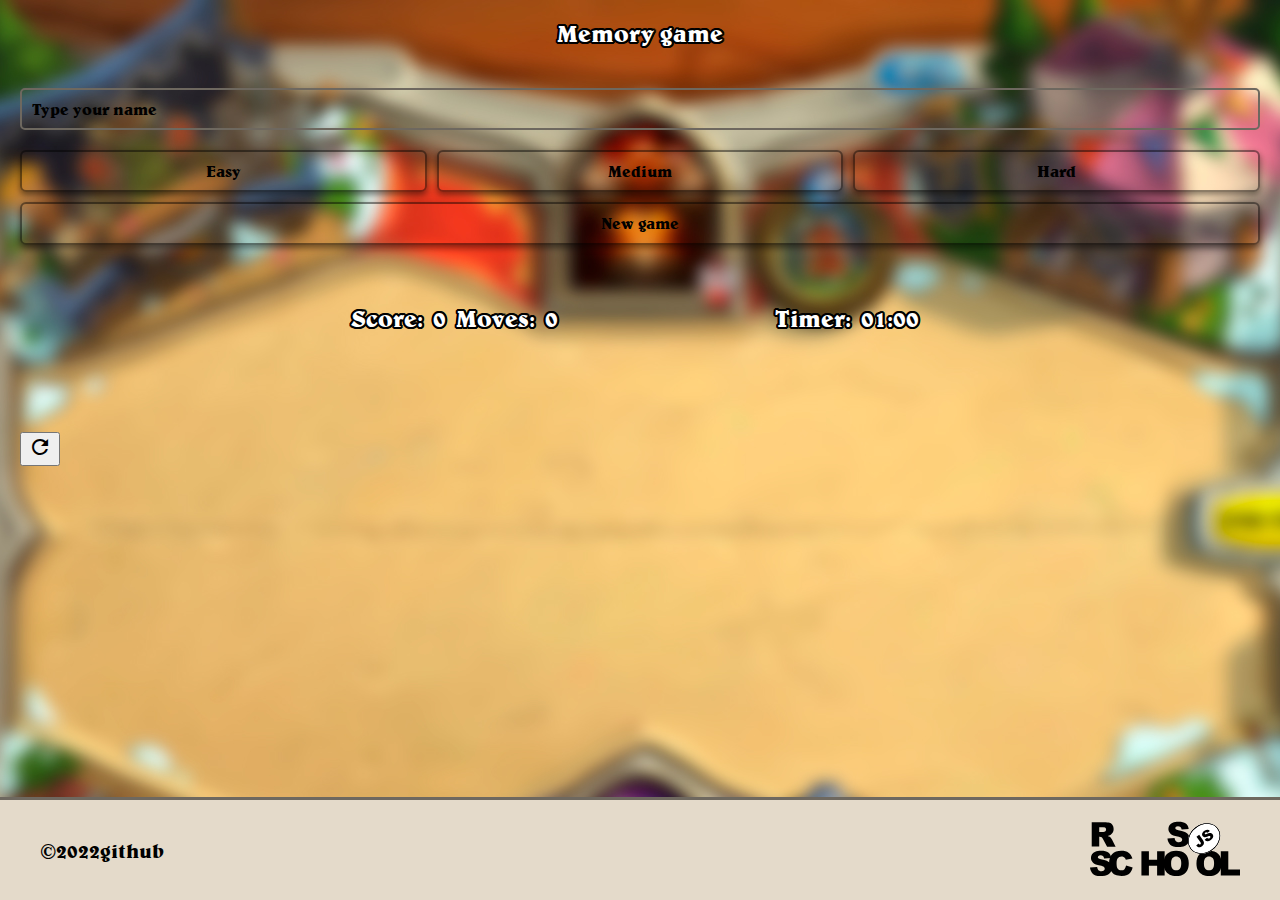
<file: memory-game/index.html>
<!DOCTYPE html>
<html lang="en">
<head>
  <meta charset="UTF-8">
  <meta http-equiv="X-UA-Compatible" content="IE=edge">
  <meta name="viewport" content="width=device-width, initial-scale=1.0">
  <title>Memory-game</title>
  <link rel="shortcut icon" href="./assets/img/favicon.ico" type="image/x-icon">
  <link href="https://fonts.googleapis.com/icon?family=Material+Icons" rel="stylesheet">
  <link rel="stylesheet" href="./styles/normalize.css">
  <link rel="stylesheet" href="./styles/style.css">
</head>
<body>
  <div class="wrapper">
    <header class="header">
      <div class="header-wrapper container">
        <a href="https://rolling-scopes-school.github.io/makrakvladislav-JSFEPRESCHOOL/memory-game/" class="header__logo">
          <h1>Memory game</h1>
        </a>
    </header>
  
    <main class="main container">

      <div class="game-menu">
        <div class="game-menu__left">
          <div class="player-name">
            <input type="text" placeholder="Type your name">
          </div>
          <div class="grid-size">
            <button class="btn" data-grid-size="12">Easy</button>
            <button class="btn" data-grid-size="16">Medium</button>
            <button class="btn" data-grid-size="20">Hard</button>
          </div>
          <button class="btn start-game">New game</button>
        </div>
        <div class="game-menu__right">
          <table class="table-results">
          </table>
        </div>
      </div>
    

      <div class="game-info">
        <div class="game-info__left">
          <div class="score">Score: <span>0</span></div>
          <div class="moves">Moves: <span>0</span></div>
        </div>
        <div class="game-info__right">
          <div class="timer">Timer: <span class="time">01:00</span></div>
        </div>
      </div>

      <section class="grid">
        
      </section>

      <div class="game-end">
        <h2 class="game-end__title"></h2>
        <div class="game-end__score"></div>
        <div class="game-end__moves"></div>
        <button class="game-end__reset">
          <span class="material-icons">
            &#xe5d5;
          </span>
        </button>
      </div>
    </main>
  
    <footer class="footer">
      <div class="container">
        <div class="footer-wrapper">
          <div class="footer__item">
            <a class="github-link" href="https://github.com/makrakvladislav" target="_blank">
              <span>©</span><span>2022</span><span>github</span>
            </a>
          </div>
          <div class="footer__item">
            <a href="https://rs.school/js-stage0/" target="_blank">
              <img class="footer__logo" src="./assets/svg/rs-logo.svg" width="150" alt="RS">
            </a>
          </div>
        </div>
      </div>
    </footer>
  </div>

  <script src="./js/app.js"></script>
</body>
</html>
</file>
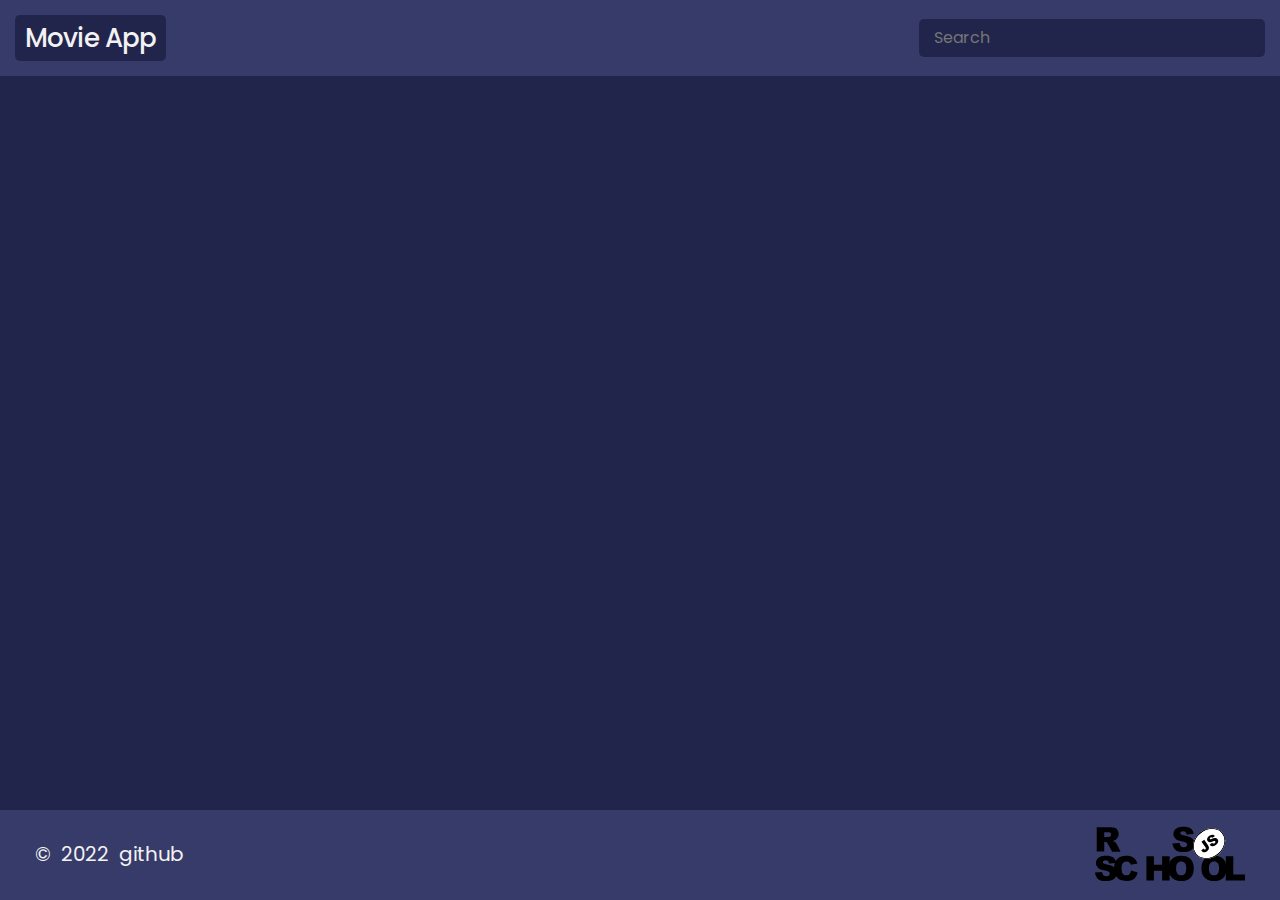
<file: movie-app/index.html>
<!DOCTYPE html>
<html lang="en">
  <head>
    <meta charset="UTF-8">
    <meta http-equiv="X-UA-Compatible" content="IE=edge">
    <meta name="viewport" content="width=device-width, initial-scale=1.0">
    <title>Movie-app</title>
    <link rel="shortcut icon" href="./assets/img/favicon.ico" type="image/x-icon">
    <link href="https://fonts.googleapis.com/icon?family=Material+Icons" rel="stylesheet">
    <link rel="preconnect" href="https://fonts.googleapis.com">
    <link rel="preconnect" href="https://fonts.gstatic.com" crossorigin>
    <link href="https://fonts.googleapis.com/css2?family=Poppins:ital,wght@0,200;0,400;0,600;0,700;0,900;1,600;1,900&display=swap" rel="stylesheet">
    <link rel="stylesheet" href="./styles/normalize.css">
    <link rel="stylesheet" href="./styles/style.css">
  </head>
  <body>
    <div class="wrapper">
      <header class="header">
        <div class="header-wrapper container">
          <a href="/" class="header__logo">
            <h1>Movie App</h1>
          </a>
          <div class="header__search">
            <form id="search-form">
              <input type="search" id="search" class="search clearable" placeholder="Search"  autocomplete="off" autofocus>
            </form>
          </div> 
        </div>
      </header>

      <main class="main">     
        <!--
        <section class="poster">
          <h2 class="poster__title">1</h2>
          <p class="poster__description">
            2
          </p>
          <div class="poster__buttons">
            <a href="#" class="btn">link</a>
            <button class="btn">Trailer</button>
          </div>
        </section>
        -->   
        <div class="container movies__list"></div>
        <div class="overlay">
          <div class="overlay-content">
            
          </div>
          <div class="overlay-close">
            <span class="material-icons">
            clear
            </span>
          </div>
        </div>
      </main>
      
      <footer class="footer">
        <div class="container">
          <div class="footer-wrapper">
            <div class="footer__item">
              <a class="github-link" href="https://github.com/makrakvladislav" target="_blank">
                <span>©</span><span>2022</span><span>github</span>
              </a>
            </div>
            <div class="footer__item">
              <a href="https://rs.school/js-stage0/" target="_blank">
                <img class="footer__logo" src="./assets/svg/rs-logo.svg" width="150" alt="RS">
              </a>
            </div>
          </div>
        </div>
      </footer>
    </div>
    <script src="./js/app.js"></script>
  </body>
</html>
</file>
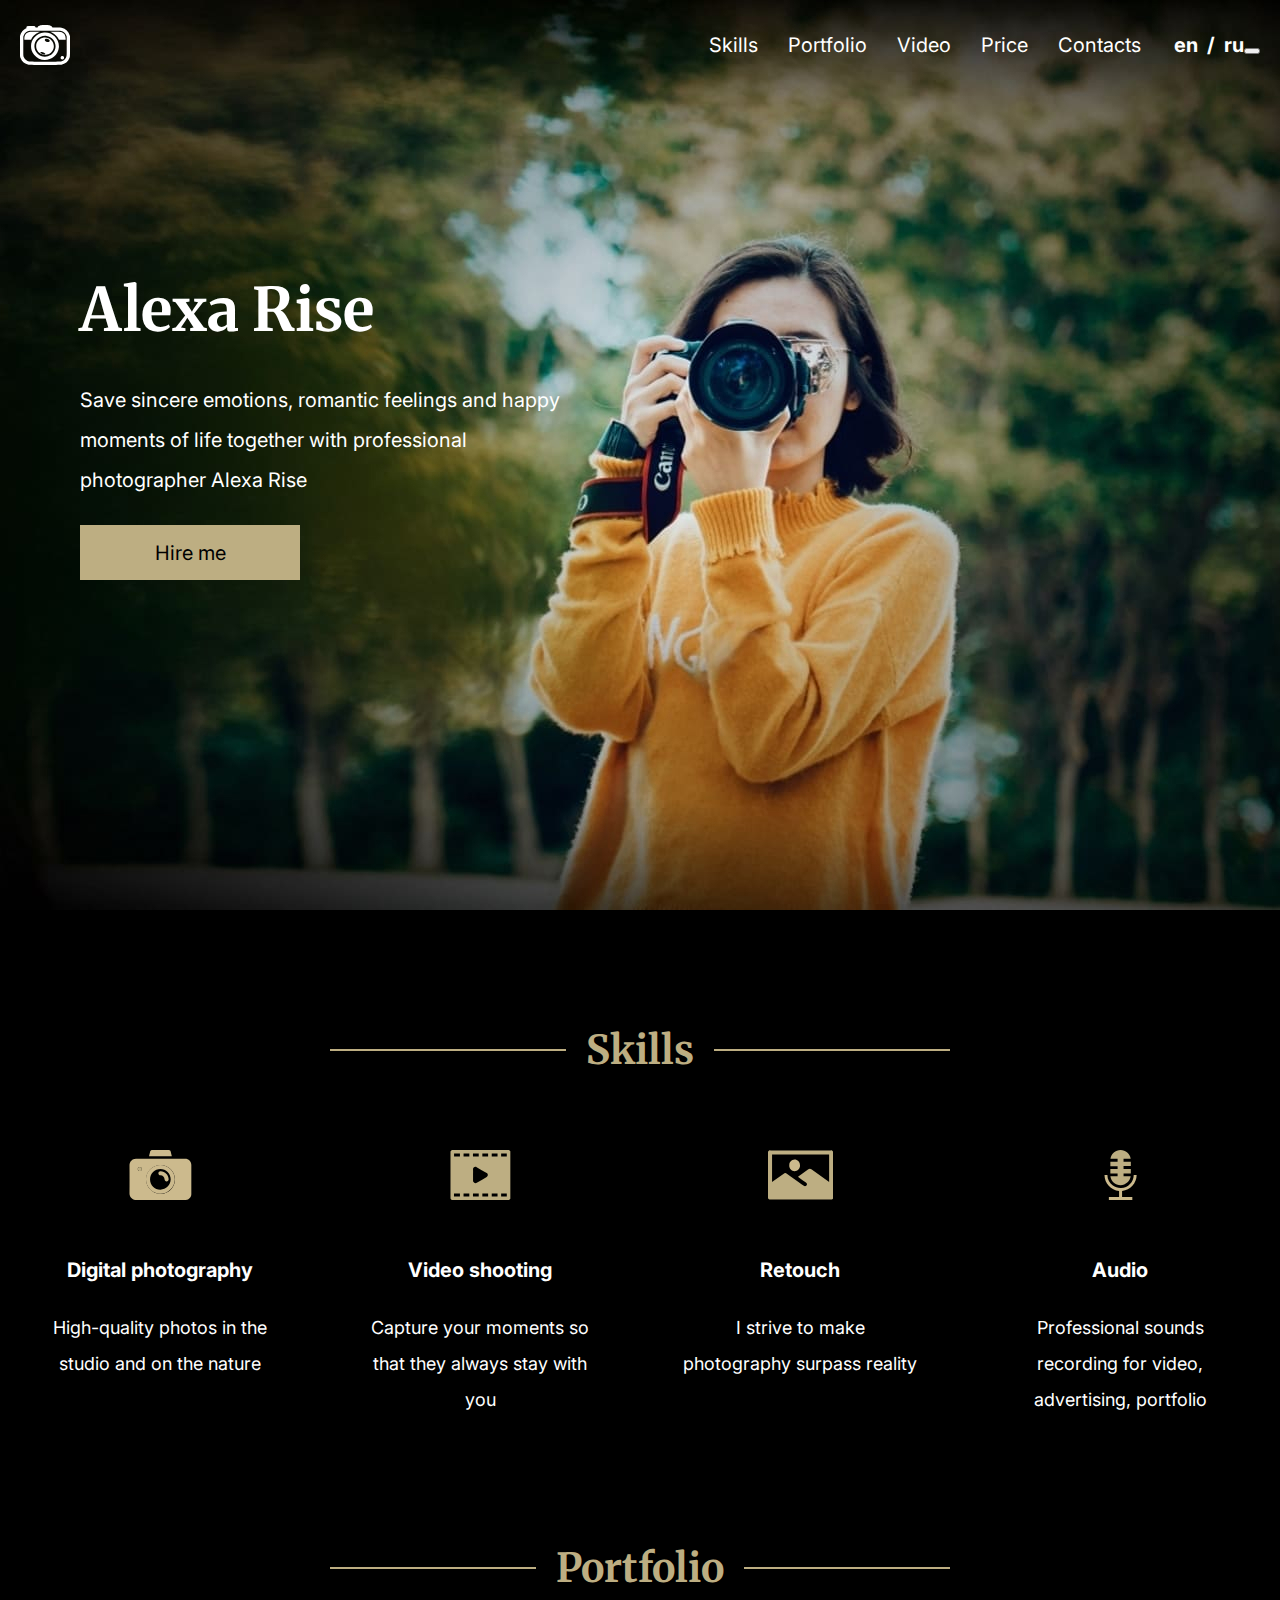
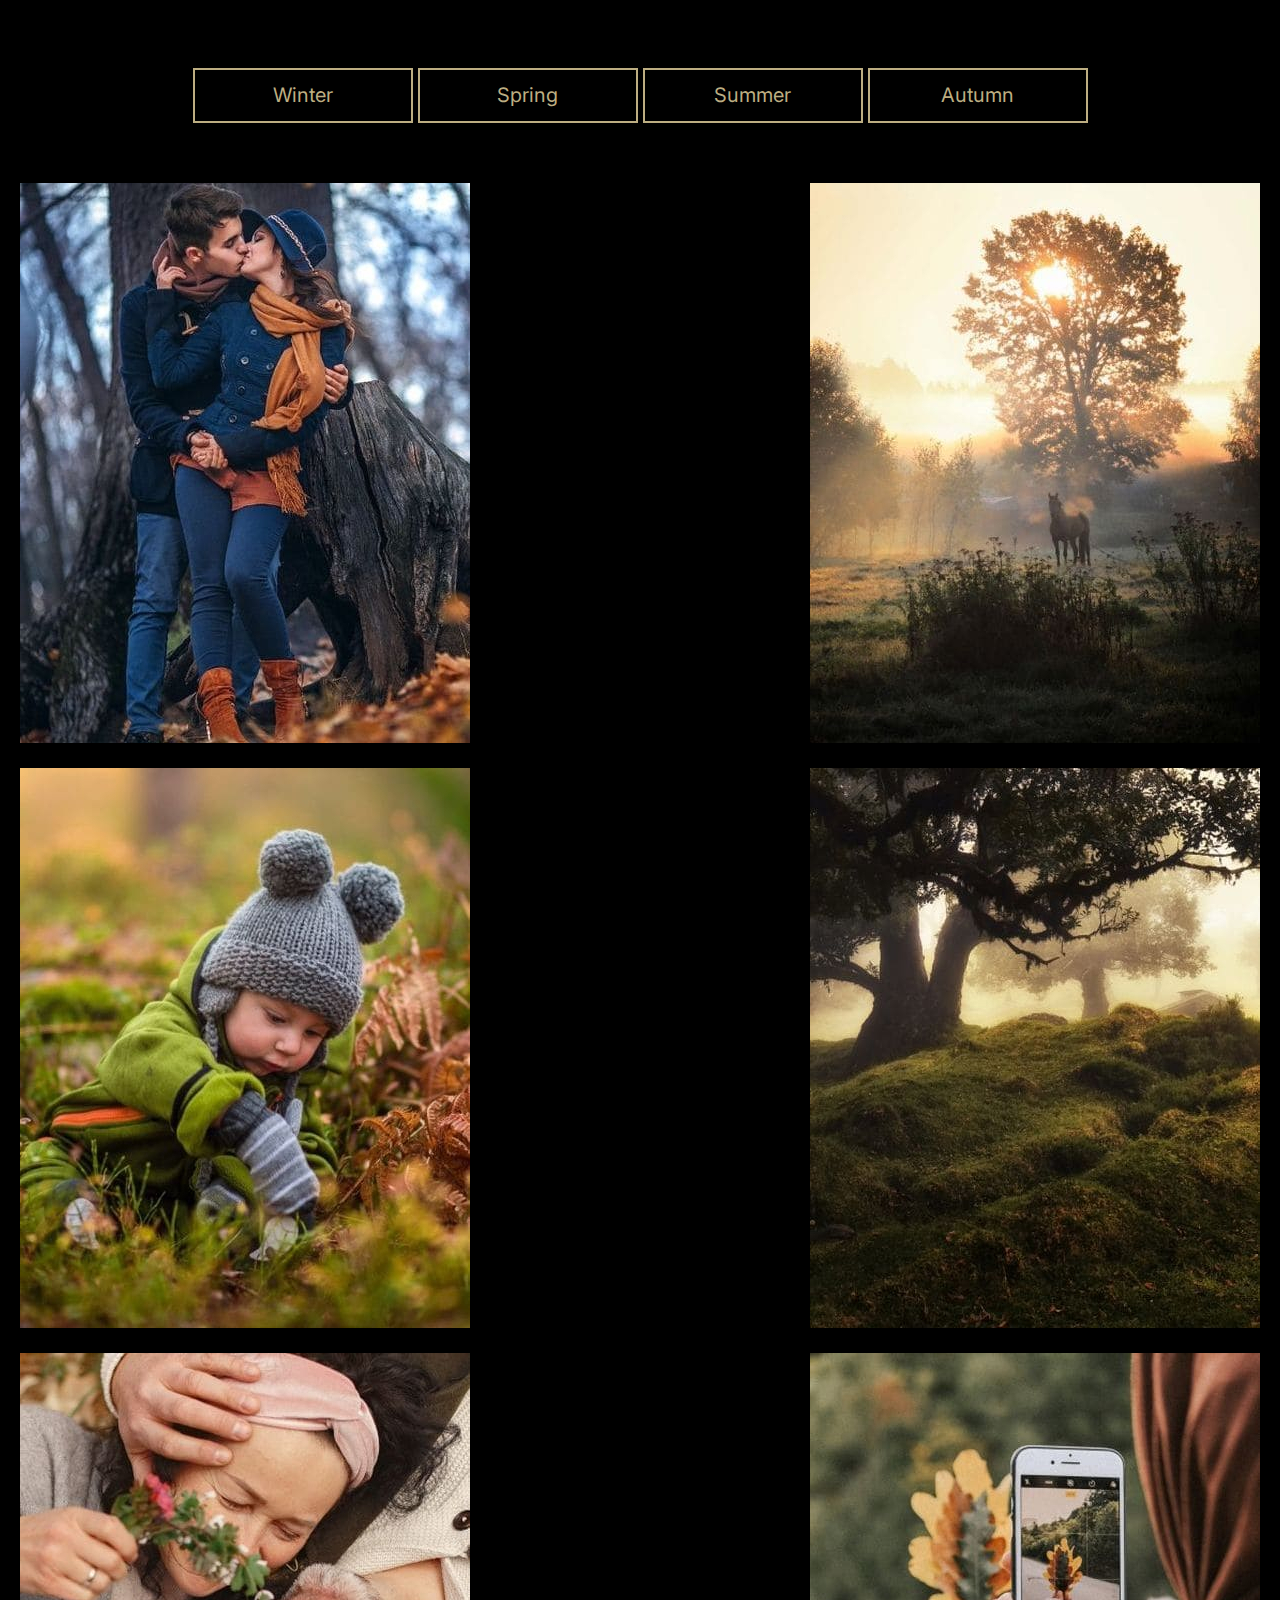
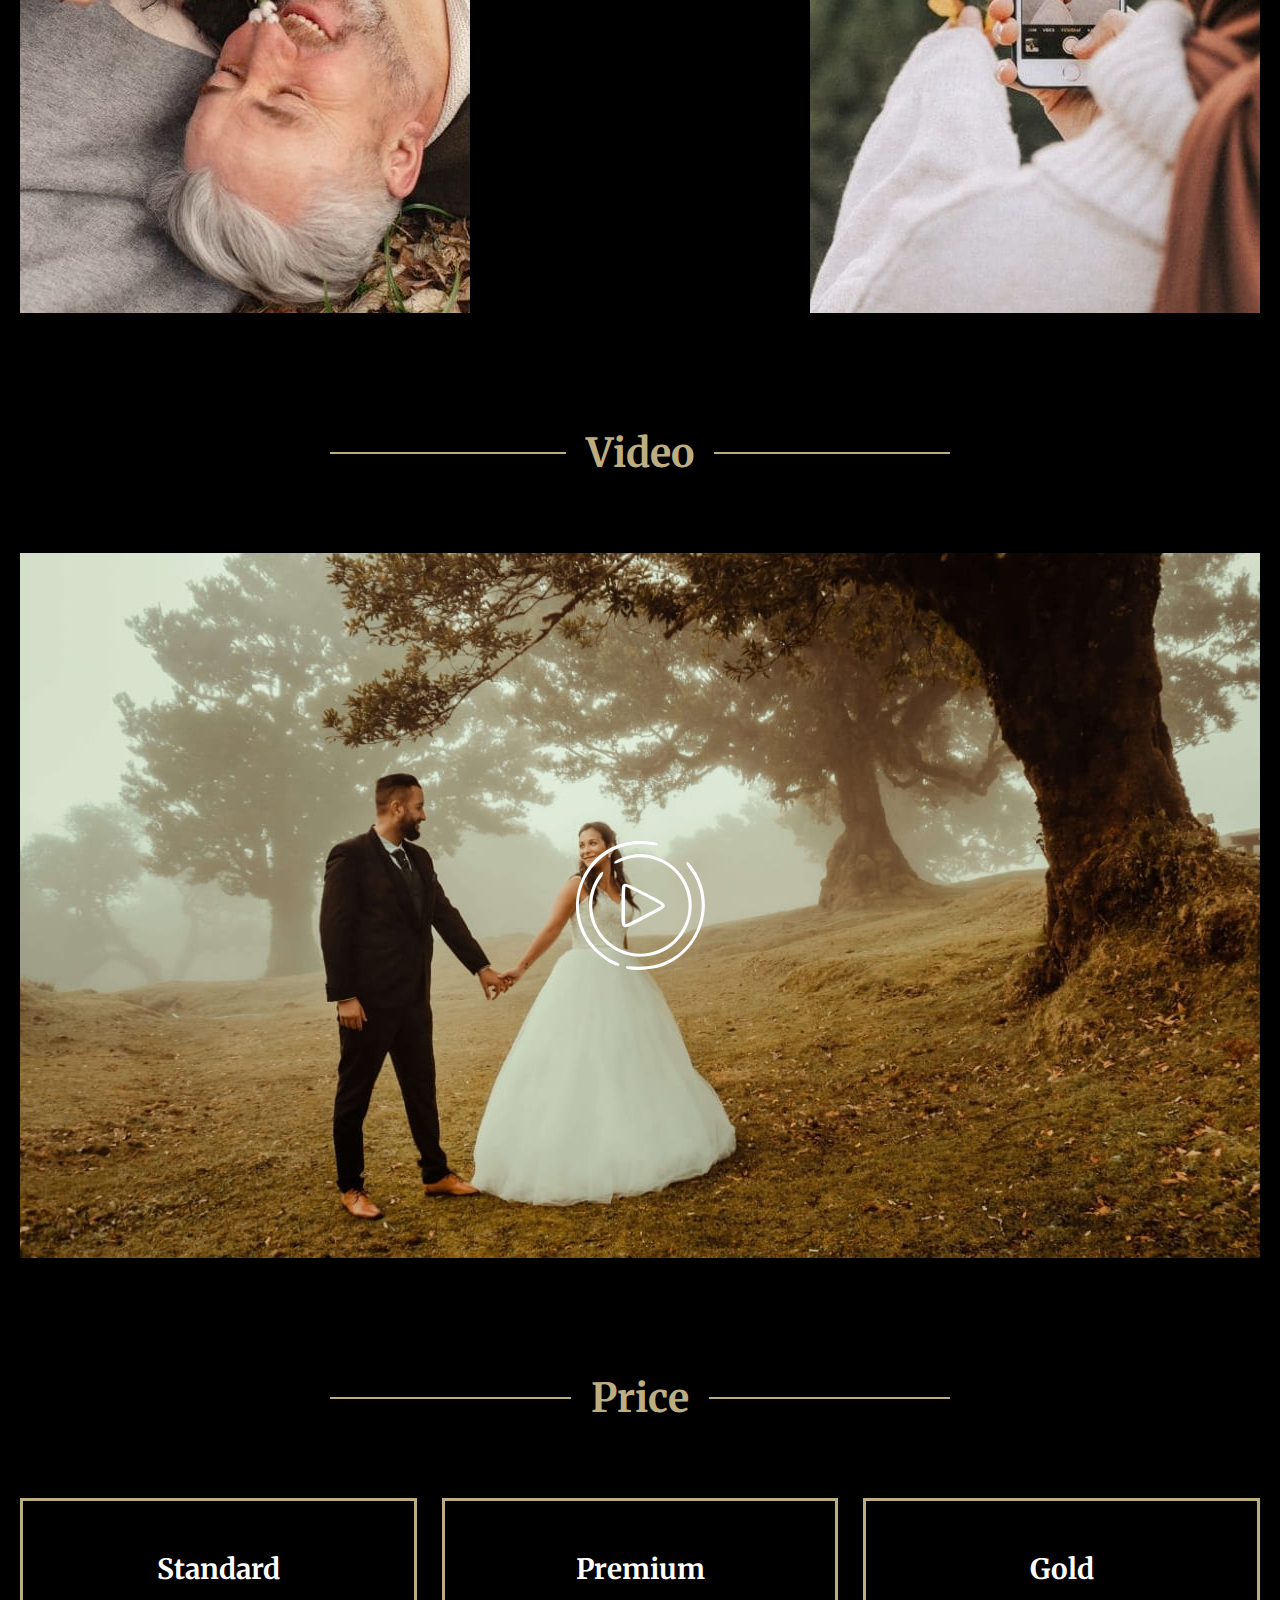
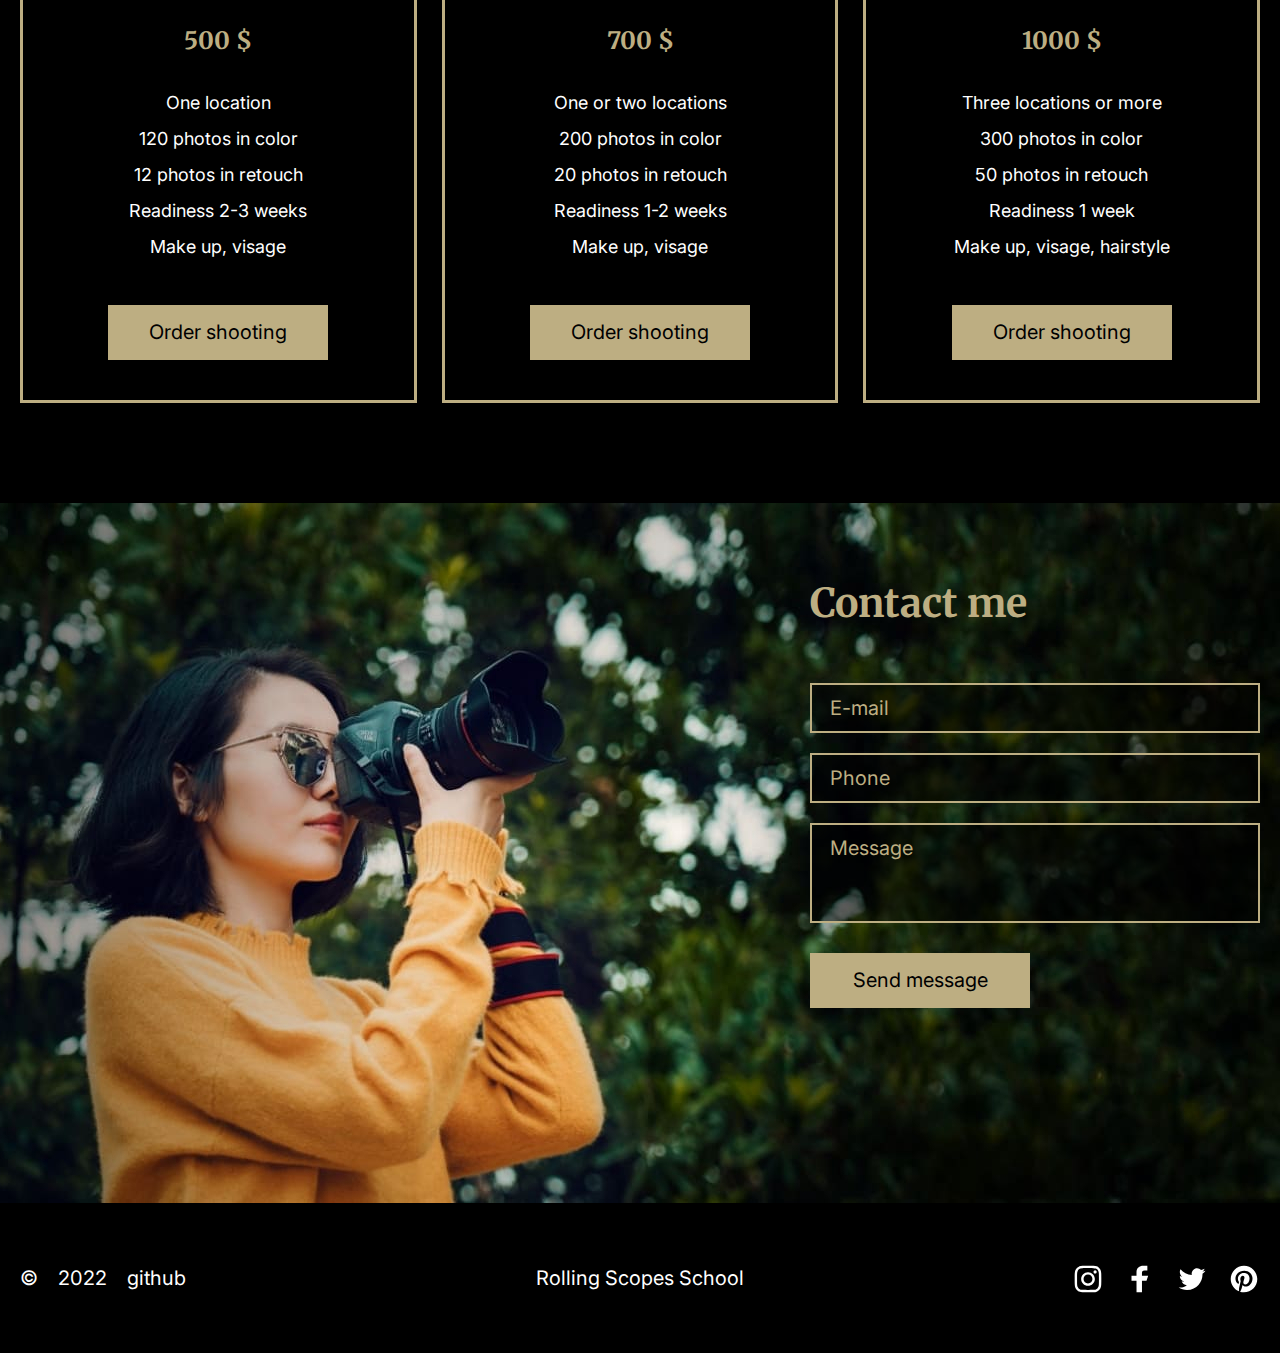
<file: portfolio/index.html>
<!DOCTYPE html>
<html lang="en">
<head>
  <meta charset="UTF-8">
  <meta http-equiv="X-UA-Compatible" content="IE=edge">
  <meta name="viewport" content="width=device-width, initial-scale=1.0">
  <title>Portfolio</title>
  <link rel="shortcut icon" href="./assets/img/favicon.ico" type="image/x-icon">
  <link rel="preconnect" href="https://fonts.googleapis.com">
  <link rel="preconnect" href="https://fonts.gstatic.com" crossorigin>
  <link href="https://fonts.googleapis.com/css2?family=Inter:wght@400;700&family=Merriweather:wght@700&display=swap" rel="stylesheet">
  <link rel="stylesheet" href="./styles/normalize.css">
  <link rel="stylesheet" href="./styles/style.css">
  <script>
    if (localStorage.getItem('theme')) {
      themeName = localStorage.getItem('theme');
      document.documentElement.classList.add(themeName);
    }
  </script>
</head>
<body>
  <header class="container header">
    <div class="header__container">
      <a class="header__logo" href="/">
        <svg class="icon">
          <use xlink:href="./assets/svg/sprite.svg#logo"></use>
        </svg>
      </a>
      
      <nav class="nav header__menu">
        <ul class="nav__list">
          <li class="nav__item">
            <a class="nav__link" href="#skills" data-i18="skills">Skills</a>
          </li>
          <li class="nav__item">
            <a class="nav__link" href="#portfolio" data-i18="portfolio">Portfolio</a>
          </li>
          <li class="nav__item">
            <a class="nav__link" href="#video" data-i18="video">Video</a>
          </li>
          <li class="nav__item">
            <a class="nav__link" href="#price" data-i18="price">Price</a>
          </li>
          <li class="nav__item">
            <a class="nav__link" href="#contacts" data-i18="contacts">Contacts</a>
          </li>
        </ul>
      </nav>
       
      <div class="header__language">
        <span class="language__item active" data-language="en">en</span>
        <span class="language__divider">/</span>
        <span class="language__item" data-language="ru">ru</span>
      </div>

      <div class="header__theme-mode">
        <button class="theme-mode__toggler"></button>
      </div>

      <div class="header__hamburger">
        <span class="line"></span>
        <span class="line"></span>
        <span class="line"></span>
      </div>

    </div>
  </header>

  <main class="main">
  
    <section class="container hero">
      <div class="hero__container">
        <h1 class="hero__title" data-i18="hero-title">Alexa Rise</h1>
        <p class="hero__description" data-i18="hero-text">Save sincere emotions, romantic feelings and happy moments of life together with professional photographer Alexa Rise</p> 
        <button class="btn" data-i18="hire">Hire me</button> 
      </div>
    </section>

    <section id="skills" class="container skills">
      <h2 class="section-title">
        <span class="section-title__wrapper" data-i18="skills">Skills</span>
      </h2>
      <div class="skills__container">

        <div class="skills__item">
          <svg class="item__img">
            <use xlink:href="./assets/svg/sprite.svg#camera"></use>
          </svg>
          <p class="item__title" data-i18="skill-title-1">Digital photography</p>
          <p class="item__description" data-i18="skill-text-1">
            High-quality photos in the studio and on the nature
          </p>
        </div>

        <div class="skills__item">
          <svg class="item__img">
            <use xlink:href="./assets/svg/sprite.svg#video"></use>
          </svg>
          <p class="item__title" data-i18="skill-title-2">Video shooting</p>
          <div class="item__description" data-i18="skill-text-2">
            Capture your moments so that they always stay with you
          </div>
        </div>

        <div class="skills__item">
          <svg class="item__img">
            <use xlink:href="./assets/svg/sprite.svg#retouch"></use>
          </svg>
          <p class="item__title" data-i18="skill-title-3">Retouch</p>
          <div class="item__description" data-i18="skill-text-3">
            I strive to make photography surpass reality
          </div>
        </div>

        <div class="skills__item">
          <svg class="item__img">
            <use xlink:href="./assets/svg/sprite.svg#audio"></use>
          </svg>
          <p class="item__title" data-i18="skill-title-4">Audio</p>
          <div class="item__description" data-i18="skill-text-4">
            Professional sounds recording for video, advertising, portfolio
          </div>
        </div>

      </div>
      
    </section>

    <section id="portfolio" class="container portfolio">
      <h2 class="section-title">
        <span class="section-title__wrapper" data-i18="portfolio">Portfolio</span>
      </h2>
      <div class="portfolio__tabs">
        <div class="tabs__head">
          <button class="tabs__item btn btn--transparent" data-season="winter" data-i18="winter">Winter</button>
          <button class="tabs__item btn btn--transparent" data-season="spring" data-i18="spring">Spring</button>
          <button class="tabs__item btn btn--transparent" data-season="summer" data-i18="summer">Summer</button>
          <button class="tabs__item btn btn--transparent active" data-season="autumn" data-i18="autumn">Autumn</button>
        </div>
        <div class="tabs__box">
          <div class="tabs__target">
            <div class="portfolio__container">

              <div class="portfolio__item">
                <img class="item__image" src="./assets/img/portfolio-img-1.jpg" alt="portfolio-img-1" width="450">
              </div>

              <div class="portfolio__item">
                <img class="item__image" src="./assets/img/portfolio-img-2.jpg" alt="portfolio-img-2" width="450">
              </div>

              <div class="portfolio__item">
                <img class="item__image" src="./assets/img/portfolio-img-3.jpg" alt="portfolio-img-3" width="450">
              </div>

              <div class="portfolio__item">
                <img class="item__image" src="./assets/img/portfolio-img-4.jpg" alt="portfolio-img-4" width="450">
              </div>

              <div class="portfolio__item">
                <img class="item__image" src="./assets/img/portfolio-img-5.jpg" alt="portfolio-img-5" width="450">
              </div>

              <div class="portfolio__item">
                <img class="item__image" src="./assets/img/portfolio-img-6.jpg" alt="portfolio-img-6" width="450">
              </div>

            </div>
          </div>
        </div>
      </div>

    </section>

    <section id="video" class="container video">
      <h2 class="section-title">
        <span class="section-title__wrapper" data-i18="video">Video</span>
      </h2>
      <div class="video__player">
        <button class="player__play">
          <svg class="icon play">
            <use xlink:href="./assets/svg/sprite.svg#play"></use>
          </svg>
        </button>
      </div>

    </section>

    <section id="price" class="container price">
      <h2 class="section-title">
        <span class="section-title__wrapper" data-i18="price">Price</span>
      </h2>
      <div class="price__container">

        <div class="price__card">
          <div class="card__title" data-i18="price-title-standart">
            Standard
          </div>
          <div class="card__price" data-i18="price-title-standart-value">
            500 $
          </div>
          <div class="card-description__list">
            <span class="list__item" data-i18="price-description-1-span-1">
              One location
            </span>
            <span class="list__item" data-i18="price-description-1-span-2">
              120 photos in color
            </span>
            <span class="list__item" data-i18="price-description-1-span-3">
              12 photos in retouch
            </span>
            <span class="list__item" data-i18="price-description-1-span-4">
              Readiness 2-3 weeks
            </span>
            <span class="list__item" data-i18="price-description-1-span-5">
              Make up, visage
            </span>
          </div>
          <button class="btn order__btn" data-i18="order">Order shooting</button>
        </div>

        <div class="price__card">
          <div class="card__title" data-i18="price-title-premium">
            Premium
          </div>
          <div class="card__price" data-i18="price-title-premium-value">
            700 $
          </div>
          <div class="card-description__list">
            <span class="list__item" data-i18="price-description-2-span-1">
              One or two locations
            </span>
            <span class="list__item" data-i18="price-description-2-span-2">
              200 photos in color
            </span>
            <span class="list__item" data-i18="price-description-2-span-3">
              20 photos in retouch
            </span>
            <span class="list__item" data-i18="price-description-2-span-4">
              Readiness 1-2 weeks
            </span>
            <span class="list__item" data-i18="price-description-2-span-5">
              Make up, visage
            </span>
          </div>
          <button class="btn order__btn" data-i18="order">Order shooting</button>
        </div>

        <div class="price__card">
          <div class="card__title" data-i18="price-title-gold">
            Gold
          </div>
          <div class="card__price" data-i18="price-title-gold-value">
            1000 $
          </div>
          <div class="card-description__list">
            <span class="list__item" data-i18="price-description-3-span-1">
              Three locations or more
            </span>
            <span class="list__item" data-i18="price-description-3-span-2">
              300 photos in color
            </span>
            <span class="list__item" data-i18="price-description-3-span-3">
              50 photos in retouch
            </span>
            <span class="list__item" data-i18="price-description-3-span-4">
              Readiness 1 week
            </span>
            <span class="list__item" data-i18="price-description-3-span-5">
              Make up, visage, hairstyle
            </span>
          </div>
          <button class="btn order__btn" data-i18="order">Order shooting</button>
        </div>

      </div>
    </section>
  
    <section id="contacts" class="container contacts">
      <div class="container contacts__container">
        <div class="contacts__wrapper">
          <h2 class="section-title contacts__title">
            <span class="section-title__wrapper" data-i18="contact-me">Contact me</span>
          </h2>
          <div class="contacts__form">
            <form class="form__wrapper" action="url" method="post">
              <input type="email" name="email" placeholder="E-mail" data-i18="placeholder-email">
              <input type="tel" name="phone" placeholder="Phone" data-i18="placeholder-phone">
              <textarea name="message" placeholder="Message" data-i18="placeholder-message"></textarea>
              <button class="btn" type="submit" data-i18="send-message">Send message</button>
            </form>
          </div>
        </div>
      </div>
    </section>

  </main>

  <footer class="footer container">
    <div class="footer__item">
      <a class="github-link" href="https://github.com/makrakvladislav" target="_blank">
        <span>©</span><span>2022</span><span>github</span>
      </a>
    </div>
    <div class="footer__item">
      <a href="https://rs.school/js-stage0/" target="_blank">Rolling Scopes School</a>
    </div>
    <div class="footer__item">
      <ul class="social-menu">
        <li class="social-menu__item">
          <a class="social-menu__link" href="#">
            <svg class="icon icon--instagram">
              <use xlink:href="./assets/svg/sprite.svg#instagram"></use>
            </svg>
          </a>
        </li>

        <li class="social-menu__item">
          <a class="social-menu__link" href="#">
            <svg class="icon icon--facebook">
              <use xlink:href="./assets/svg/sprite.svg#facebook"></use>
            </svg>
          </a>
        </li>

        <li class="social-menu__item">
          <a class="social-menu__link" href="#">
            <svg class="icon icon--twitter">
              <use xlink:href="./assets/svg/sprite.svg#twitter"></use>
            </svg>
          </a>
        </li>

        <li class="social-menu__item">
          <a class="social-menu__link" href="#">
            <svg class="icon icon--pinterest">
              <use xlink:href="./assets/svg/sprite.svg#pinterest"></use>
            </svg>
          </a>
        </li>
      </ul>
    </div>
  </footer> 
  <script type="module" src="./js/index.js"></script>
</body>
</html>
</file>
<file: memory-game/styles/style.css>
@font-face {
  font-family: Belwebdbtrusbyme;
  font-weight: bold;
  src: url("../assets/fonts/belwebdbtrusbyme_bold.otf") format("opentype");
}

* {
  box-sizing: border-box;
}

:root {
  --font-family: "Belwebdbtrusbyme", sans-serif;
  --color-white: #fff;
  --color-black: #000;
}

html {
  scroll-behavior: smooth;
}

h1,
h2,
h3 {
  margin: 0;
  margin-bottom: 20px;
  text-align: center;
  font-size: 24px;
}

h3 {
  color: var(--color-black);
}

p {
  margin: 0;
}

a {
  text-decoration: none;
  color: var(--color-white);
}

.btn {
  width: 100%;
  border: none;
  border-radius: 6px;
  padding: 10px 10px;
  background-color: transparent;
  color: var(--color-black);
  border: 2px solid #00000073;
  box-shadow: 0 3px 6px 0 rgb(0 0 0 / 45%);
  transition: all 0.3s;
}

.btn.active {
  background-color: var(--color-black);
  color: var(--color-white);
}

.btn:hover {
  background-color: var(--color-black);
  color: var(--color-white);
  cursor: pointer;
}

html,
body {
  height: 100%;
  margin: 0;
  font-size: 16px;
  font-family: var(--font-family);
  color: var(--color-white);
  transition: all 0.5s;
  background-color: var(--primary-color);
  background-image: url("../assets/img/bg.jpg");
  background-size: auto;
  background-position: top;
}

.wrapper {
  min-height: 100%;
  display: flex;
  flex-direction: column;
}

.container {
  max-width: 1600px;
  width: 100%;
  margin: 0 auto;
  padding: 0 20px;
}

.material-icons {
  font-family: "Material Icons";
  font-weight: normal;
  font-style: normal;
  font-size: 24px; /* Preferred icon size */
  display: inline-block;
  line-height: 1;
  text-transform: none;
  letter-spacing: normal;
  word-wrap: normal;
  white-space: nowrap;
  direction: ltr;
  transition: all 0.3s;
  /* Support for all WebKit browsers. */
  -webkit-font-smoothing: antialiased;
  /* Support for Safari and Chrome. */
  text-rendering: optimizeLegibility;
  /* Support for Firefox. */
  -moz-osx-font-smoothing: grayscale;
  /* Support for IE. */
  font-feature-settings: "liga";
}

.main {
  flex: 1 1 auto;
}

.header-wrapper {
  display: flex;
  align-items: center;
  justify-content: center;
  padding: 20px;
}

.header__logo {
  color: var(---color-white);
  text-shadow: rgb(0 0 0) 2px 0px 0px, rgb(0 0 0) 1.75517px 0.95885px 0px,
    rgb(0 0 0) 1.0806px 1.68294px 0px, rgb(0 0 0) 0.14147px 1.99499px 0px,
    rgb(0 0 0) -0.83229px 1.81859px 0px, rgb(0 0 0) -1.60229px 1.19694px 0px,
    rgb(0 0 0) -1.97998px 0.28224px 0px, rgb(0 0 0) -1.87291px -0.70157px 0px,
    rgb(0 0 0) -1.30729px -1.5136px 0px, rgb(0 0 0) -0.42159px -1.95506px 0px,
    rgb(0 0 0) 0.56732px -1.91785px 0px, rgb(0 0 0) 1.41734px -1.41108px 0px,
    rgb(0 0 0) 1.92034px -0.55883px 0px;
}

.footer-wrapper {
  display: flex;
  justify-content: space-between;
  align-items: center;
}

/* GAME INFO */

.game-info {
  display: flex;
  justify-content: space-evenly;
  flex-direction: row;
  max-width: 80%;
  margin: 0 auto;
  padding: 40px 0;
  font-size: 24px;
  text-shadow: rgb(0 0 0) 2px 0px 0px, rgb(0 0 0) 1.75517px 0.95885px 0px,
    rgb(0 0 0) 1.0806px 1.68294px 0px, rgb(0 0 0) 0.14147px 1.99499px 0px,
    rgb(0 0 0) -0.83229px 1.81859px 0px, rgb(0 0 0) -1.60229px 1.19694px 0px,
    rgb(0 0 0) -1.97998px 0.28224px 0px, rgb(0 0 0) -1.87291px -0.70157px 0px,
    rgb(0 0 0) -1.30729px -1.5136px 0px, rgb(0 0 0) -0.42159px -1.95506px 0px,
    rgb(0 0 0) 0.56732px -1.91785px 0px, rgb(0 0 0) 1.41734px -1.41108px 0px,
    rgb(0 0 0) 1.92034px -0.55883px 0px;
}

.game-info div {
  display: flex;
}

.game-info div > span {
  margin: 0 10px;
}

/* GRID */

.grid {
  max-width: 800px;
  display: grid;
  grid-template-columns: 1fr 1fr 1fr 1fr 1fr;
  gap: 20px;
  margin: 0 auto;
  margin-bottom: 60px;
  perspective: 1000px;
}

.grid.grid-size-12 {
  grid-template-columns: 1fr 1fr 1fr 1fr;
}

.grid.grid-size-16 {
  grid-template-columns: 1fr 1fr 1fr 1fr;
}

.grid.grid-size-20 {
  grid-template-columns: 1fr 1fr 1fr 1fr 1fr;
}

.card {
  display: flex;
  justify-content: center;
  align-items: center;
  height: 100%;
  position: relative;
  transform: scale(1);
  transform-style: preserve-3d;
  transition: all 0.3s;
  -webkit-touch-callout: none; /* iOS Safari */
  -webkit-user-select: none; /* Safari */
  -khtml-user-select: none; /* Konqueror HTML */
  -moz-user-select: none; /* Old versions of Firefox */
  -ms-user-select: none; /* Internet Explorer/Edge */
  user-select: none; /* Non-prefixed version, currently
                                supported by Chrome, Edge, Opera and Firefox */
}

@media (hover: hover) {
  .card:hover {
    margin-top: -20px;
    cursor: pointer;
    z-index: 10;
  }

  /*
  .card:after {
    content: "";
    display: block;
    height: 50%;
    width: 69%;
    margin: 0 auto;
    margin-top: 40%;
    transition: all 0.3s;
  }
 

  .card:hover {
    -webkit-box-shadow: 0px 1px 27px 1px rgb(87, 87, 87, 0.6);
    -moz-box-shadow: 0px 1px 27px 1px rgba(87, 87, 87, 0.6);
    box-shadow: 0px 1px 27px 1px rgb(87, 87, 87, 0.6);
  }
  */
}

.card.flip {
  transform: rotateY(180deg);
}

.card .back-card {
  width: 100%;
  height: 100%;
  object-fit: contain;
  position: absolute;
  margin-left: auto;
  margin-right: auto;
  left: 0;
  right: 0;
  text-align: center;
  backface-visibility: hidden;
}

.card .front-card {
  width: 100%;
  text-align: center;
  backface-visibility: hidden;
  transform: rotateY(180deg);
}

.grid-size-12 .card .front-card {
  width: 80%;
}

.grid-size-16 .card .front-card {
  width: 80%;
}

/* MODAL */

.modal {
  width: 50%;
  display: flex;
  gap: 40px;
  position: absolute;
  top: 50%;
  left: 50%;
  transform: translate(-50%, -50%);
  z-index: 10;
  transition: all 0.3s;
  padding: 80px 40px;
  background-color: #e4daca;
  border-radius: 14px;
  border: 5px solid #6e685f;
}

/* GAME MENU POPUP */

.game-menu__left,
.game-menu__right {
  flex-basis: 50%;
}

.overflow {
  width: 100%;
  height: 100%;
  position: absolute;
  top: 0px;
  left: 0px;
  z-index: 5;
  background-color: rgba(12, 12, 12, 0.6);
  transition: all 0.3s;
}

.player-name input {
  width: 100%;
  padding: 10px 10px;
  background: none;
  border: 2px solid #6e685f;
  border-radius: 5px;
  color: var(--color-black);
  margin-bottom: 20px;
  outline: none;
}

.player-name input::placeholder {
  color: var(--color-black);
}

.grid-size {
  display: flex;
  gap: 10px;
  margin-bottom: 10px;
}

.start-game {
  margin-bottom: 20px;
}

.results {
  font-size: 20px;
  color: var(--color-black);
}

.results h3 {
  margin-bottom: 15px;
  font-size: 22px;
  color: var(--color-black);
  text-align: left;
}

.table-results {
  width: 100%;
  color: var(--color-black);
  font-size: 18px;
  text-align: center;
}

.table-results tr > th {
  font-size: 24px;
  border-bottom: 1px solid var(--color-black);
}

.table-results .no-results {
  color: var(--color-black);
}

.hide {
  visibility: hidden;
  opacity: 0;
}

/* FOOTER */

.footer {
  background-color: #e4daca;
  padding: 20px;
  border-top: 3px solid #6e685f;
}

.footer a {
  font-size: 20px;
  color: var(--color-black);
}

@media (max-width: 1024px) {
  .modal {
    flex-direction: column;
  }
}

@media (max-width: 768px) {
  .game-menu__right {
    overflow-x: auto;
  }

  .modal {
    width: 100%;
    height: 100%;
    top: 0;
    left: 0;
    transform: initial;
  }

  .grid-size-12 .card .front-card {
    width: 100%;
  }

  .grid-size-16 .card .front-card {
    width: 100%;
  }
}

@media (max-width: 480px) {
  .grid {
    gap: 10px;
  }

  .footer-wrapper {
    flex-direction: column;
    gap: 20px;
  }
}
</file>
<file: movie-app/styles/style.css>
* {
  box-sizing: border-box;
}

:root {
  --color-black: #222;
  --color-white: #f2f2f2;
  --primary-color: #22254b;
  --secondary-color: #373b69;
  --color-yellow: #f5c518;
  --color-gray: #7c7c7c;
  --font1: 20px;
  --font2: 16px;
  --font-family: "Poppins", sans-serif;
}

html {
  scroll-behavior: smooth;
}

h1,
h2,
h3 {
  margin: 0;
  font-family: var(--font-family);
}

ul {
  padding: 0;
  margin: 0;
  list-style: none;
}

a {
  color: var(--color-white);
  text-decoration: none;
  transition: all 0.3s;
}

.btn {
  padding: 10px 10px;
  border: 0;
  color: var(--color-white);
  font-size: 16px;
  border-radius: 3px;
  background: var(--primary-color);
  transition: all 0.3s;
  cursor: pointer;
}

.btn:hover {
  background: var(--color-white);
  color: var(--primary-color);
}

html,
body {
  height: 100%;
  margin: 0;
  font-size: 16px;
  font-family: var(--font-family);
  color: var(--color-white);
  transition: all 0.5s;
  /*
  background: -webkit-linear-gradient(top, #b3b3b0 0%, #e3e2dd 500px);
  background: -o-linear-gradient(top, #b3b3b0 0%, #e3e2dd 500px);
  background: linear-gradient(top, #b3b3b0 0%, #e3e2dd 500px);
  background-color: #e3e2dd;
  background-repeat: no-repeat;
  */
  background-color: var(--primary-color);
}

body.overlay-open {
  overflow: hidden;
}

.header,
.footer {
  padding: 15px;
  background-color: var(--secondary-color);
}

.wrapper {
  min-height: 100%;
  display: flex;
  flex-direction: column;
}

.main {
  flex: 1 1 auto;
}

.container {
  max-width: 1600px;
  width: 100%;
  margin: 0 auto;
  padding: 0 20px;
}

.material-icons {
  font-family: "Material Icons";
  font-weight: normal;
  font-style: normal;
  font-size: 24px; /* Preferred icon size */
  display: inline-block;
  line-height: 1;
  text-transform: none;
  letter-spacing: normal;
  word-wrap: normal;
  white-space: nowrap;
  direction: ltr;

  /* Support for all WebKit browsers. */
  -webkit-font-smoothing: antialiased;
  /* Support for Safari and Chrome. */
  text-rendering: optimizeLegibility;

  /* Support for Firefox. */
  -moz-osx-font-smoothing: grayscale;

  /* Support for IE. */
  font-feature-settings: "liga";
}

/* HEADER */
.header-wrapper {
  display: flex;
  justify-content: space-between;
  align-items: center;
  padding: 0;
}

.header__logo {
  padding: 10px;
  background-color: var(--primary-color);
  font-size: 13px;
  color: var(--color-white);
  border-radius: 5px;
  line-height: 1;
}

.header__logo h1 {
  font-weight: 500;
  letter-spacing: -1px;
}

.header__search {
  position: relative;
}

.header__search .form__clear {
  display: none;
  position: absolute;
  right: 3px;
  top: 5px;
  background: none;
  border: 0;
  color: #fff;
}

.header__search .form__clear.show {
  display: block;
}

.header__search input {
  padding: 10px 15px;
  border-radius: 5px;
  border: 0;
  outline: none;
  background-color: var(--primary-color);
  color: var(--color-white);
}

/*
.search::-webkit-search-cancel-button {
  height: 20px;
  width: 20px;
  position: relative;
  top: -3px;
  right: -5px;
  -webkit-appearance: none;
  background-image: url("../assets/svg/clear.svg");
}

.header__search input::placeholder {
  color: var(--color-white);
}
*/

/* POSTER */
.poster {
  position: relative;
  height: 520px;
  margin-top: 60px;
}

.poster__wrapper {
  max-width: 1600px;
  margin: 0 auto;
  height: 100%;
  position: relative;
  padding: 100px 60px;
  background-size: cover;
}

.poster__wrapper::before {
  content: "";
  display: block;
  width: 100%;
  height: 100%;
  position: absolute;
  top: 0px;
  left: 0px;
  background: rgb(0, 0, 0);
  background: linear-gradient(
    90deg,
    rgba(0, 0, 0, 0.45) 0%,
    rgba(34, 34, 34, 0) 100%
  );
  z-index: 1;
}

.poster__title {
  font-size: 56px;
  z-index: 2;
  position: relative;
  margin-bottom: 30px;
  text-shadow: 5px 5px 17px #000;
}

.poster__info {
  font-size: 26px;
  margin-bottom: 40px;
  position: relative;
  z-index: 2;
  text-shadow: 0px 0px 10px #000;
}

.poster__info span {
  margin-right: 20px;
}

.poster__overview {
  margin: 0;
  position: relative;
  z-index: 2;
  font-size: 21px;
  display: block;
  max-width: 50%;
  text-shadow: 0px 0px 10px #000;
}

/* MAIN */

.movies__list {
  display: grid;
  grid-template-columns: 1fr 1fr 1fr 1fr 1fr;
  grid-gap: 40px;
  margin-top: 60px;
  margin-bottom: 100px;
}

.movies__list .card {
  display: grid;
  position: relative;
  box-shadow: 0 4px 5px rgb(0 0 0 / 20%);
  border-radius: 5px;
  color: var(--color-black);
  overflow: hidden;
  background-color: var(--secondary-color);
  transition: all 0.3s;
}

.movies__list .card:after {
  content: "";
  position: absolute;
  z-index: 10;
  width: 200%;
  height: 100%;
  top: -90%;
  left: -20px;
  opacity: 0.1;
  transform: rotate(45deg);
  background: linear-gradient(
    to top,
    transparent,
    #fff 15%,
    rgba(255, 255, 255, 0.5)
  );
  transition: 0.3s;
}

.movies__list .card:hover {
  transform: scale(1.1);
}

.movies__list .card:hover:after {
  transform: rotate(25deg);
  top: -40%;
  opacity: 0.15;
}

.movie .card__img {
  width: 100%;
  min-height: 420px;
  object-fit: cover;
}

.card .card__info-wrapper {
  display: grid;
  min-height: 100px;
  padding: 20px 15px;
  color: var(--color-white);
  font-size: 20px;
  background-color: var(--secondary-color);
}
.card .card__info {
  height: 100%;
  display: flex;
  justify-content: space-between;
  align-items: center;
  gap: 10px;
}

.card .card__more-info {
  margin-top: 20px;
}

.card .card__overview {
  display: none;
  max-height: 100%;
  padding: 30px 20px;
  position: absolute;
  left: 0;
  bottom: 0;
  right: 0;
  background-color: var(--color-white);
  transform: translateY(101%);
  transition: all 0.3s;
  overflow-y: auto;
  line-height: 1;
}

.card .card__overview h3 {
  margin-bottom: 20px;
}

.card:hover .card__overview {
  transform: translateY(0%);
}

.card .card__title {
  font-size: 20px;
  font-weight: 400;
}

.card .card__rating {
  padding: 10px;
  background-color: var(--primary-color);
  border-radius: 5px;
  font-size: 16px;
  font-weight: 600;
}

.card .card__rating.green {
  color: lightgreen;
}

.card .card__rating.orange {
  color: orange;
}

.card .card__rating.red {
  color: red;
}

/* OVERLAY */
.overlay {
  width: 100%;
  height: 100%;
  display: none;
  position: fixed;
  z-index: 10;
  left: 0;
  top: 0;
  background-color: rgb(0, 0, 0);
  background-color: rgba(0, 0, 0, 0.3);
  overflow-x: hidden;
  transition: 0.5s;
}

.overlay-content {
  position: absolute;
  width: 100%;
  min-height: 100%;
  display: flex;
  gap: 20px;
  padding: 60px;
  color: var(--color-white);
  border-radius: 5px;
  background: rgba(20, 20, 20, 0.14901960784313725);
  border-radius: 16px;
  box-shadow: 0 4px 30px rgba(0, 0, 0, 0.1);
  backdrop-filter: blur(20px);
  -webkit-backdrop-filter: blur(20px);
  border: 1px solid rgba(20, 20, 20, 0.3);
}

@-moz-document url-prefix() {
  .overlay-content {
    background: rgba(20, 20, 20, 0.8);
  }
}

.overlay-close {
  position: fixed;
  right: 70px;
  top: 60px;
}

.overlay-close span {
  font-size: 57px;
}

.overlay-close:hover {
  cursor: pointer;
}

.overlay-content .movie-trailer iframe {
  width: 100%;
  height: 460px;
}

.overlay-content .movie-info {
  flex-basis: 100%;
}

.overlay-content .movie-info .movie-title h3 {
  font-size: 56px;
  font-weight: 600;
  margin-bottom: 20px;
}

.movie-description {
  margin-bottom: 60px;
}

.movie-genres {
  margin-top: 30px;
}

.movie-genres .btn {
  padding: 10px 15px;
  border-radius: 5px;
  margin-right: 15px;
  background: var(--secondary-color);
}

.movie-description .description-item {
  font-size: 30px;
  color: var(--color-gray);
  font-weight: 600;
  margin-right: 20px;
  text-shadow: 3px 2px 9px #000;
}

.movie-overview {
  margin-bottom: 50px;
}

.movie-overview .btn {
  font-size: 20px;
  padding: 15px 20px;
  background: var(--secondary-color);
}

.movie-overview-wrapper {
  flex-basis: 50%;
}

.movie-overview p {
  margin: 0;
  font-size: 22px;
  line-height: 37px;
  margin-bottom: 60px;
}

.movie-info-wrapper {
  display: flex;
  gap: 60px;
}

.movie-info .btn:hover {
  color: var(--color-white);
  background: var(--primary-color);
}

.movie-actors {
  flex-basis: 50%;
}

.movie-actors h3 {
  margin-bottom: 40px;
  font-size: 42px;
  font-weight: 600;
}

.actors-list {
  display: flex;
  flex-wrap: wrap;
}

.actors-list li {
  display: flex;
  flex-basis: 50%;
  margin-bottom: 40px;
  gap: 20px;
  align-items: center;
  font-size: 20px;
}

.actors-list .actor-photo {
  width: 100%;
  max-width: 96px;
  height: 96px;
  object-fit: cover;
  border-radius: 50%;
}

.actors-list .actor-name {
  display: flex;
  flex-direction: column;
  gap: 15px;
}

.actors-list .actor-name span {
  color: var(--color-gray);
  font-weight: 700;
  text-shadow: 3px 2px 9px #000;
}

/*FOOTER*/
.footer .footer-wrapper {
  display: flex;
  align-items: center;
  justify-content: space-between;
}

.footer .github-link {
  display: flex;
  gap: 10px;
  font-size: 20px;
}
</file>
<file: portfolio/styles/style.css>
* {
  box-sizing: border-box;
}

:root {
  --color-gold: #bdae82;
  --color-black: #000;
  --color-white: #fff;
  --font1: 60px;
  --font2: 40px;
}

html {
  scroll-behavior: smooth;
}

h1,
h2 {
  margin: 0;
  font-family: "Merriweather", serif;
}

ul {
  padding: 0;
  margin: 0;
  list-style: none;
}

a {
  color: var(--color-white);
  text-decoration: none;
  transition: all 0.3s;
}

a:hover {
  color: var(--color-gold);
}

button:hover {
  cursor: pointer;
}

.btn {
  max-width: 220px;
  width: 100%;
  height: 55px;
  font-size: 20px;
  line-height: 2;
  cursor: pointer;
  background-color: var(--color-gold);
  border: 0;
  transition: all 0.3s;
}

.btn:hover {
  color: var(--color-white);
}

.btn--transparent {
  background-color: transparent;
  border: 2px solid var(--color-gold);
  color: var(--color-gold);
}

.btn--active {
  background-color: var(--color-gold);
  color: var(--color-black);
}

body {
  margin: 0;
  font-size: 18px;
  font-family: "Inter", sans-serif;
  color: var(--color-white);
  background-color: var(--color-black);
}

.container {
  max-width: 1440px;
  width: 100%;
  margin: 0 auto;
  padding: 0 20px;
}

.skills,
.portfolio,
.video,
.price {
  padding-top: 100px;
}

.icon {
  width: 50px;
  height: 50px;
  transition: all 0.3s;
}

.icon:hover {
  filter: invert(26%) sepia(15%) saturate(638%) hue-rotate(7deg) brightness(92%)
    contrast(87%);
}

.section-title {
  font-size: var(--font2);
  line-height: 2;
  color: var(--color-gold);
}

.section-title:not(.contacts__title) {
  display: flex;
  align-items: center;
  max-width: 50%;
  margin: 0 auto;
  margin-bottom: 60px;
  text-align: center;
}

.section-title:not(.contacts__title):after {
  content: "";
  width: 100%;
  height: 2px;
  background-color: var(--color-gold);
}

.section-title:not(.contacts__title):before {
  content: "";
  width: 100%;
  height: 2px;
  background-color: var(--color-gold);
}

.section-title:not(.contacts__title) .section-title__wrapper {
  display: block;
  padding: 0 20px;
}

/* HEADER */

.header {
  background: url("../assets/img/hero-bg.jpg");
  background-repeat: no-repeat;
  background-position: center 0;
}

.header__container {
  display: flex;
  align-items: center;
  padding: 20px 0px;
}

.header__logo {
  line-height: 0;
}

.header__logo:hover .icon {
  filter: invert(26%) sepia(15%) saturate(638%) hue-rotate(7deg) brightness(92%)
    contrast(87%);
}

.header__menu {
  margin-left: auto;
}

.header__menu .nav__list {
  display: flex;
}

.header__menu .nav__list .nav__item {
  margin: 0px 15px;
  font-size: 20px;
  line-height: 50px;
}

.header__language {
  margin-left: 18px;
  font-size: 20px;
  font-weight: 700;
  line-height: 50px;
}

.header__language .language__item {
  transition: all 0.3s;
}

.header__language .language__item--active {
  color: var(--color-gold);
}

.header__language .language__item:hover {
  color: var(--color-gold);
  cursor: pointer;
}

.header__language .language__divider {
  margin: 0 4px;
}

/* HERO SECTION */

.hero {
  background: url("../assets/img/hero-bg.jpg");
  background-position: center -90px;
  background-repeat: no-repeat;
}

.hero__container {
  max-width: 540px;
  padding: 160px 0 330px 60px;
}

.hero__title {
  margin-bottom: 10px;
  font-size: var(--font1);
  line-height: 2;
}

.hero__description {
  margin: 0;
  margin-bottom: 25px;
  font-size: 20px;
  line-height: 2;
}

/* SKILLS SECTION */

.skills {
  margin-bottom: 10px;
}

.skills__container {
  display: flex;
  justify-content: space-between;
  flex-wrap: wrap;
}

.skills__item {
  width: calc(25% - 30px);
  text-align: center;
}

.skills__item .item__img {
  max-width: 65px;
  height: 50px;
  margin-bottom: 45px;
}

.skills__item .item__title {
  margin: 0;
  margin-bottom: 20px;
  font-size: 20px;
  font-weight: bold;
  line-height: 2;
}

.skills__item .item__description {
  margin: 0;
  padding: 0 20px;
  line-height: 2;
}

/* PORTFOLIO SECTION */

.portfolio__container {
  display: flex;
  justify-content: space-between;
  flex-wrap: wrap;
  gap: 25px;
}

.portfolio__tabs .tabs__head {
  display: flex;
  justify-content: center;
  margin-bottom: 60px;
  gap: 5px;
}

.portfolio__item {
  display: flex;
}

/* VIDEO SECTION */

.video__player {
  position: relative;
  display: flex;
  justify-content: center;
  align-items: center;
  height: 705px;
  background-image: url("../assets/img/video-bg.jpg");
}

.video__player .player__play {
  width: 141px;
  height: 135px;
  background-color: transparent;
  border: none;
}

.video__player .player__play .icon {
  width: 100%;
  height: 100%;
}

/* PRICE SECTION */

.price {
  margin-bottom: 100px;
}

.price__container {
  display: flex;
  gap: 25px;
}

.price__card {
  width: 100%;
  padding: 40px 15px;
  border: 3px solid var(--color-gold);
  text-align: center;
}

.price__card .card__title {
  margin-bottom: 20px;
  font-family: "Merriweather", serif;
  font-size: 28px;
  font-weight: bold;
  line-height: 2;
}

.price__card .card__price {
  margin-bottom: 20px;
  font-family: "Merriweather", serif;
  font-size: 24px;
  font-weight: bold;
  line-height: 2;
  color: var(--color-gold);
}

.price__card .card-description__list {
  margin-bottom: 40px;
}

.price__card .card-description__list .list__item {
  display: block;
  line-height: 2;
}

/* CONTACTS SECTION */

.contacts {
  height: 700px;
  padding: 60px 0;
  background: url("../assets/img/contacts-bg.jpg");
  background-size: auto 700px;
  background-position: center center;
  background-repeat: no-repeat;
}

.contacts .section-title {
  margin-bottom: 40px;
}

.contacts__container {
  display: flex;
  justify-content: end;
}

.contacts__wrapper {
  width: 100%;
  max-width: 450px;
  display: flex;
  flex-direction: column;
}

.contacts__form .form__wrapper {
  display: flex;
  flex-direction: column;
}

.contacts__form input,
textarea {
  margin-bottom: 20px;
  padding: 3px 18px;
  font-size: 20px;
  line-height: 2;
  color: var(--color-gold);
  border: 2px solid var(--color-gold);
  background-color: rgba(0, 0, 0, 0.5);
}

.contacts__form input::placeholder {
  font-family: inherit;
  font-size: 20px;
  color: var(--color-gold);
}

.contacts__form textarea {
  height: 100px;
  margin-bottom: 30px;
  resize: none;
}

.contacts__form textarea::placeholder {
  font-family: inherit;
  font-size: 20px;
  color: var(--color-gold);
}

/* FOOTER */

.footer {
  padding: 50px 20px;
  display: flex;
  align-items: center;
  font-size: 20px;
  line-height: 2.5;
}

.footer__item {
  width: calc(100% / 3);
}

.footer__item .github-link {
  display: inline-flex;
  gap: 20px;
}

.footer__item:nth-child(2) {
  text-align: center;
}

.social-menu {
  display: flex;
  gap: 20px;
  justify-content: flex-end;
}

.social-menu__link {
  display: inline-flex;
  vertical-align: middle;
}

.social-menu__link .icon {
  width: 32px;
  height: 28px;
}

.social-menu__link .icon--twitter {
  height: 22px;
}

/* MEDIA QUERIES */
@media (max-width: 768px) {
  :root {
    --font1: 32px;
    --font2: 32px;
  }

  .container {
    padding: 0 64px 0 60px;
  }

  .skills,
  .portfolio,
  .video,
  .price {
    padding-top: 88px !important;
  }

  .section-title:not(.contacts__title) {
    max-width: 56%;
    margin-bottom: 52px;
  }

  .header {
    padding: 0 64px 0 60px;
    background-position: -5px -30px;
    background-size: auto 620px;
  }

  .hero {
    height: 500px;
    background-position: -5px -120px;
    background-size: auto 620px;
  }

  .hero__container {
    max-width: 60%;
    padding: 78px 0 0px 0;
  }

  .hero__title {
    margin-bottom: 20px;
  }

  .hero__description {
    margin-bottom: 60px;
    line-height: 24px;
  }

  .skills {
    margin-bottom: 2px;
  }

  .skills__item {
    width: calc(50% - 21px);
    margin-bottom: 74px;
  }

  .skills__item .item__title {
    margin-bottom: 20px;
  }

  .skills__item .item__img {
    margin-bottom: 25px;
  }

  .skills__item .item__description {
    padding: 0 8px;
    line-height: 24px;
  }

  .portfolio__tabs .tabs__head {
    padding-top: 5px;
    flex-wrap: wrap;
  }

  .portfolio__container {
    justify-content: center;
  }

  .video {
    padding-left: 0;
    padding-right: 0;
  }

  .video .section-title {
    margin-bottom: 59px;
    max-width: 48%;
  }

  .video__player {
    height: 418px;
    background-image: url(../assets/img/video-bg-tablet.jpg);
  }

  .video__player .player__play {
    width: 76px;
  }

  .price {
    margin-bottom: 55px;
  }

  .price .section-title {
    margin-bottom: 58px;
  }

  .price__container {
    flex-wrap: wrap;
    justify-content: center;
  }
  .price__card {
    max-width: 420px;
    margin-bottom: 25px;
  }

  .contacts {
    padding: 60px 0;
    height: 600px;
    background-size: auto 600px;
  }

  .contacts .section-title {
    text-align: center;
  }

  .contacts__container {
    justify-content: center;
  }

  .form__wrapper {
    align-items: center;
  }

  .contacts__form input,
  textarea {
    width: 100%;
  }

  .footer {
    flex-direction: column;
    padding-top: 26px;
    line-height: 24px;
  }

  .footer__item {
    width: auto;
  }

  .footer__item:nth-child(1) {
    margin-bottom: 16px;
  }

  .footer__item:nth-child(2) {
    margin-bottom: 32px;
  }
}
</file>
